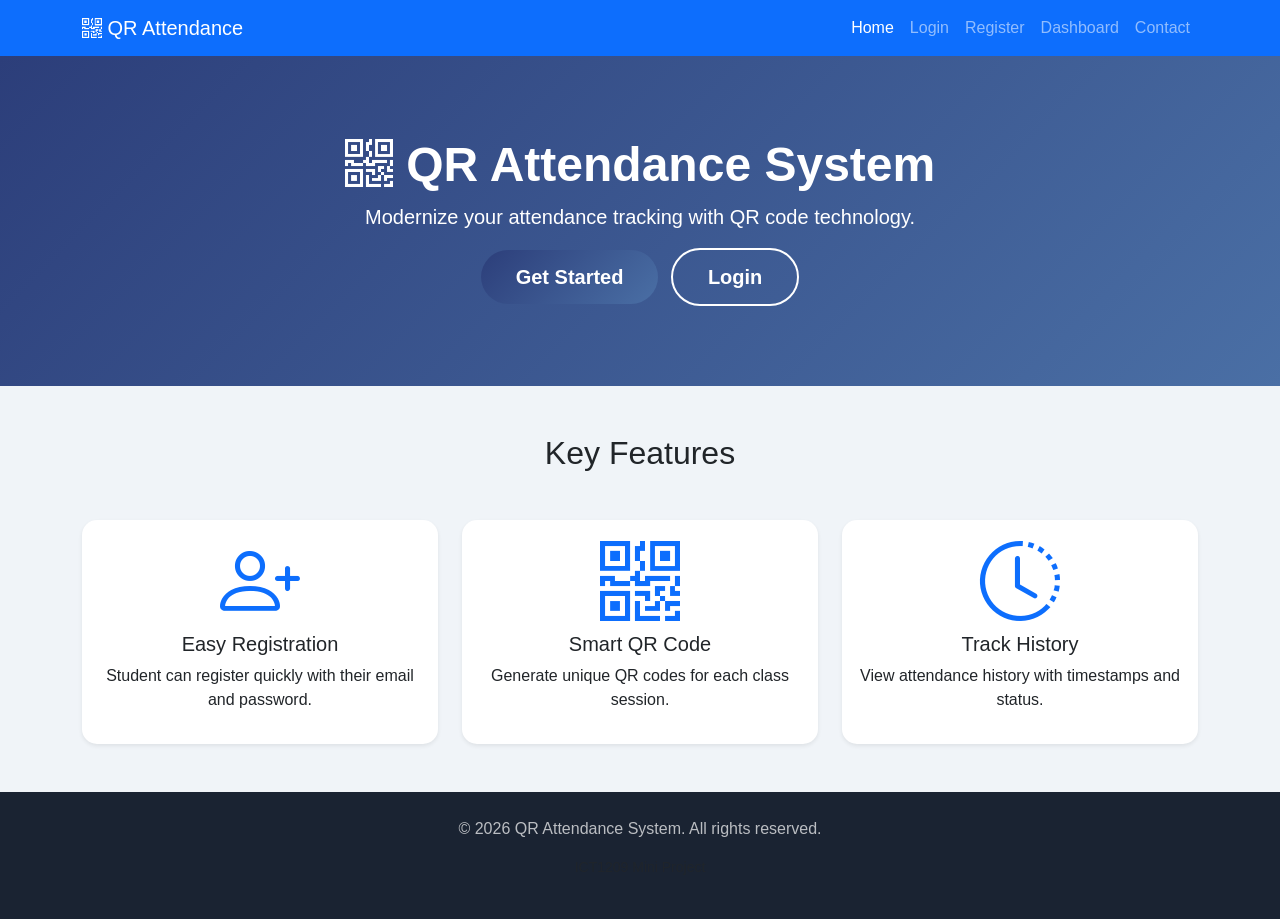
<file: index.html>
<!DOCTYPE html>
<html lang="en">
<head>
    <meta charset="UTF-8">
    <meta name="viewport" content="width=device-width, initial-scale=1.0">
    <title>QR Attendance System</title>
    
    <!--BOOTSTRAP CSS===== -->
    <link href="https://cdn.jsdelivr.net/npm/bootstrap@5.3.0/dist/css/bootstrap.min.css" rel="stylesheet">
    
    <!--BOOTSTRAP-->
    <link rel="stylesheet" href="https://cdn.jsdelivr.net/npm/bootstrap-icons@1.10.0/font/bootstrap-icons.css">
    
    <!--CSS Style -->
    <link rel="stylesheet" href="css/style.css">
</head>
<body>

    <!--NAVBAR (Menu at the top)-->
    <nav class="navbar navbar-expand-lg navbar-dark bg-primary">
        <div class="container">
            <!--Logo-->
            <a class="navbar-brand" href="index.html">
                <i class="bi bi-qr-code"></i> QR Attendance
            </a>
            
            <!--Mobile Menu Button-->
            <button class="navbar-toggler" type="button" data-bs-toggle="collapse" data-bs-target="#navbarNav">
                <span class="navbar-toggler-icon"></span>
            </button>
            
            <!-- Navigation Bar-->
            <div class="collapse navbar-collapse" id="navbarNav">
                <ul class="navbar-nav ms-auto">
                    <li class="nav-item"><a class="nav-link active" href="index.html">Home</a></li>
                    <li class="nav-item"><a class="nav-link" href="login.html">Login</a></li>
                    <li class="nav-item"><a class="nav-link" href="register.html">Register</a></li>
                    <li class="nav-item"><a class="nav-link" href="dashboard.html">Dashboard</a></li>
                    <li class="nav-item"><a class="nav-link" href="contact.html">Contact</a></li>
                </ul>
            </div>
        </div>
    </nav>

    <!--HERO SECTION-->
    <section class="hero">
        <div class="container text-center">
            <div class="row justify-content-center">
                <div class="col-lg-8">
                    <h1 class="display-4 fw-bold">
                        <i class="bi bi-qr-code"></i> QR Attendance System
                    </h1>
                    <p class="lead">Modernize your attendance tracking with QR code technology.</p>
                    <a href="register.html" class="btn btn-primary btn-lg">Get Started</a>
                    <a href="login.html" class="btn btn-secondary btn-lg ms-2">Login</a>
                </div>
            </div>
        </div>
    </section>

    <!--FEATURES SECTION-->
    <section class="py-5">
        <div class="container">
            <h2 class="text-center mb-5">Key Features</h2>
            <div class="row g-4">
                <div class="col-md-4">
                    <div class="card h-100 text-center shadow-sm">
                        <div class="card-body">
                            <i class="bi bi-person-plus display-1 text-primary"></i>
                            <h5>Easy Registration</h5>
                            <p>Student can register quickly with their email and password.</p>
                        </div>
                    </div>
                </div>
                <div class="col-md-4">
                    <div class="card h-100 text-center shadow-sm">
                        <div class="card-body">
                            <i class="bi bi-qr-code display-1 text-primary"></i>
                            <h5>Smart QR Code</h5>
                            <p>Generate unique QR codes for each class session.</p>
                        </div>
                    </div>
                </div>
                <div class="col-md-4">
                    <div class="card h-100 text-center shadow-sm">
                        <div class="card-body">
                            <i class="bi bi-clock-history display-1 text-primary"></i>
                            <h5>Track History</h5>
                            <p>View attendance history with timestamps and status.</p>
                        </div>
                    </div>
                </div>
            </div>
        </div>
    </section>

    <!-- ===== FOOTER ===== -->
    <footer class="footer">
        <div class="container text-center">
            <p>&copy; 2026 QR Attendance System. All rights reserved.</p>
            <p class="text-muted small">ICT1209 Mini Project</p>
        </div>
    </footer>

    <!--SCRIPTS-->
    <script src="https://cdn.jsdelivr.net/npm/bootstrap@5.3.0/dist/js/bootstrap.bundle.min.js"></script>
    <script src="js/app.js"></script>
</body>
</html>
</file>
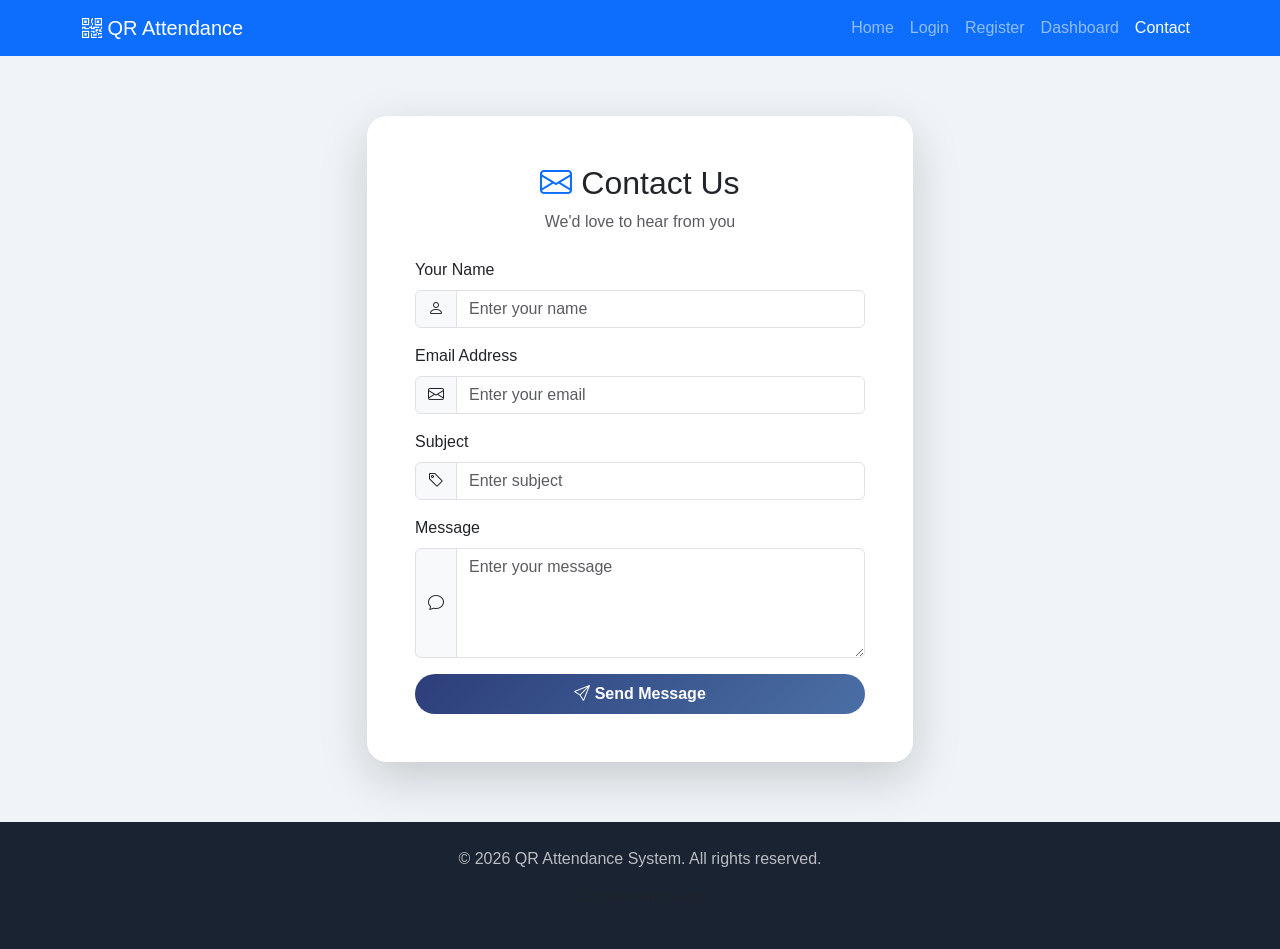
<file: contact.html>
<!DOCTYPE html>
<html lang="en">
<head>
    <meta charset="UTF-8">
    <meta name="viewport" content="width=device-width, initial-scale=1.0">
    <title>Contact - QR Attendance</title>
    
    <!-- Bootstrap CSS -->
    <link href="https://cdn.jsdelivr.net/npm/bootstrap@5.3.0/dist/css/bootstrap.min.css" rel="stylesheet">
    
    <!-- Bootstrap Icons -->
    <link rel="stylesheet" href="https://cdn.jsdelivr.net/npm/bootstrap-icons@1.10.0/font/bootstrap-icons.css">
    
    <!-- Custom CSS -->
    <link rel="stylesheet" href="css/style.css">
</head>
<body>

     
    <!-- NAVIGATION BAR -->
     
    
    <nav class="navbar navbar-expand-lg navbar-dark bg-primary">
        <div class="container">
            <a class="navbar-brand" href="index.html">
                <i class="bi bi-qr-code"></i> QR Attendance
            </a>
            <button class="navbar-toggler" type="button" data-bs-toggle="collapse" data-bs-target="#navbarNav">
                <span class="navbar-toggler-icon"></span>
            </button>
            <div class="collapse navbar-collapse" id="navbarNav">
                <ul class="navbar-nav ms-auto">
                    <li class="nav-item">
                        <a class="nav-link" href="index.html">Home</a>
                    </li>
                    <li class="nav-item">
                        <a class="nav-link" href="login.html">Login</a>
                    </li>
                    <li class="nav-item">
                        <a class="nav-link" href="register.html">Register</a>
                    </li>
                    <li class="nav-item">
                        <a class="nav-link" href="dashboard.html">Dashboard</a>
                    </li>
                    <li class="nav-item">
                        <a class="nav-link active" href="contact.html">Contact</a>
                    </li>
                </ul>
            </div>
        </div>
    </nav>

    
    <!-- CONTACT FORM  -->
    
    <section class="auth-section">
        <div class="container">
            <div class="row justify-content-center">
                <div class="col-md-8 col-lg-6">
                    
                    <!-- Card Container -->
                    <div class="card shadow-lg border-0">
                        <div class="card-body p-5">
                            
                            <!-- Heading -->
                            <h2 class="text-center mb-2">
                                <i class="bi bi-envelope text-primary"></i> Contact Us
                            </h2>
                            <p class="text-center text-muted mb-4">We'd love to hear from you</p>

                            <!-- Alert (hidden by default - shows on success) -->
                            <div id="contactAlert" class="alert alert-success d-none"></div>

                            <!-- Contact Form -->
                            <form id="contactForm">
                                
                                <!-- Name Field -->
                                <div class="mb-3">
                                    <label for="contactName" class="form-label">Your Name</label>
                                    <div class="input-group">
                                        <span class="input-group-text">
                                            <i class="bi bi-person"></i>
                                        </span>
                                        <input type="text" class="form-control" 
                                               id="contactName" 
                                               placeholder="Enter your name" required>
                                    </div>
                                </div>
                                
                                <!-- Email Field -->
                                <div class="mb-3">
                                    <label for="contactEmail" class="form-label">Email Address</label>
                                    <div class="input-group">
                                        <span class="input-group-text">
                                            <i class="bi bi-envelope"></i>
                                        </span>
                                        <input type="email" class="form-control" 
                                               id="contactEmail" 
                                               placeholder="Enter your email" required>
                                    </div>
                                </div>
                                
                                <!-- Subject Field -->
                                <div class="mb-3">
                                    <label for="contactSubject" class="form-label">Subject</label>
                                    <div class="input-group">
                                        <span class="input-group-text">
                                            <i class="bi bi-tag"></i>
                                        </span>
                                        <input type="text" class="form-control" 
                                               id="contactSubject" 
                                               placeholder="Enter subject" required>
                                    </div>
                                </div>
                                
                                <!-- Message Field -->
                                <div class="mb-3">
                                    <label for="contactMessage" class="form-label">Message</label>
                                    <div class="input-group">
                                        <span class="input-group-text">
                                            <i class="bi bi-chat"></i>
                                        </span>
                                        <textarea class="form-control" 
                                                  id="contactMessage" 
                                                  rows="4" 
                                                  placeholder="Enter your message" required></textarea>
                                    </div>
                                </div>
                                
                                <!-- Submit Button -->
                                <button type="submit" class="btn btn-primary w-100 py-2">
                                    <i class="bi bi-send"></i> Send Message
                                </button>
                                
                            </form>
                        </div>
                    </div>
                </div>
            </div>
        </div>
    </section>

     
    <!-- FOOTER -->
     
    
    <footer class="footer">
        <div class="container text-center">
            <p>&copy; 2026 QR Attendance System. All rights reserved.</p>
            <p class="text-muted small">ICT1209 Mini Project</p>
        </div>
    </footer>

    
    <!-- SCRIPTS   -->
     
    
    
    <script src="https://cdn.jsdelivr.net/npm/bootstrap@5.3.0/dist/js/bootstrap.bundle.min.js"></script>
    <script src="js/app.js"></script>
</body>
</html>
</file>
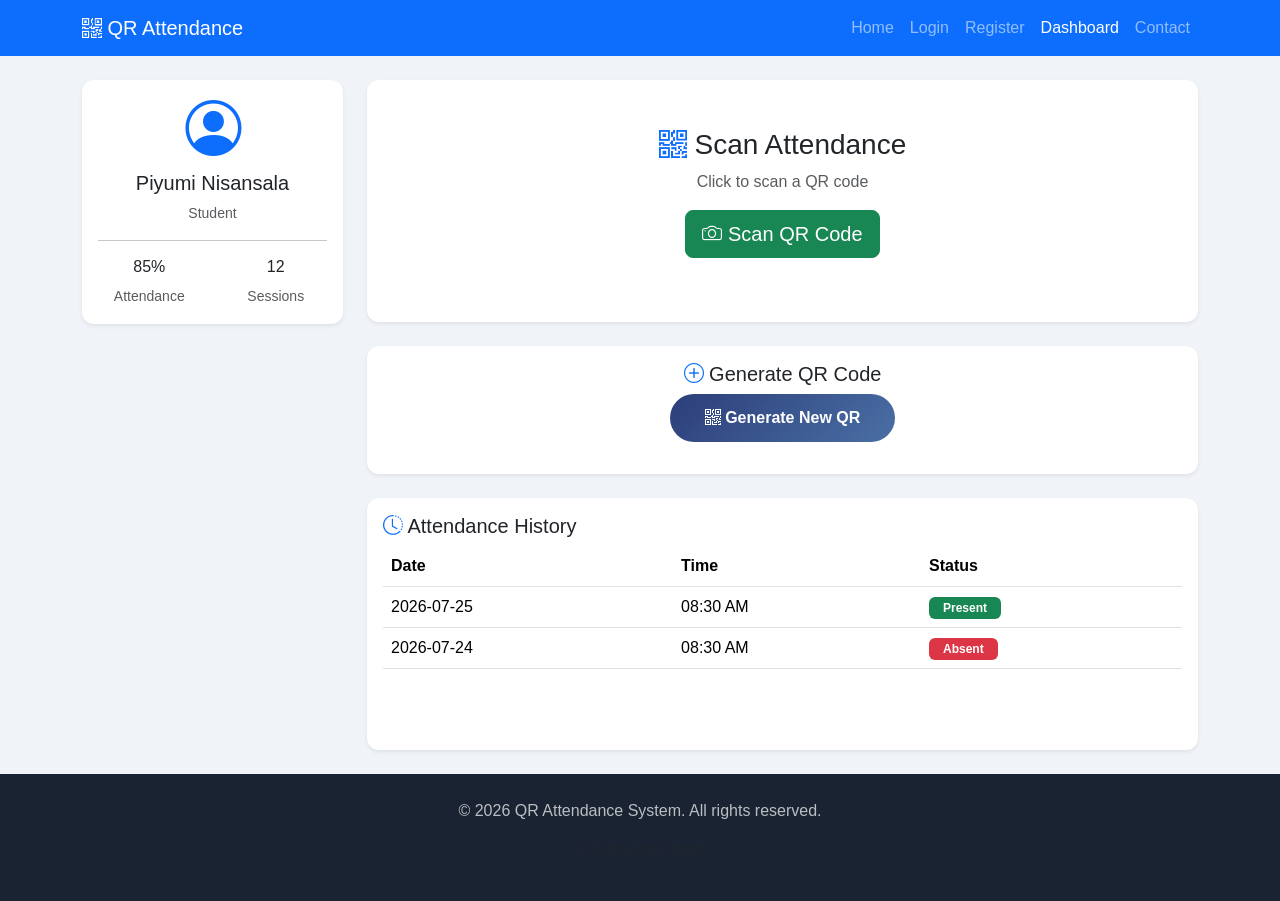
<file: dashboard.html>
<!DOCTYPE html>
<html lang="en">
<head>
    <meta charset="UTF-8">
    <meta name="viewport" content="width=device-width, initial-scale=1.0">
    <title>Dashboard - QR Attendance</title>
    
    <!-- Bootstrap CSS -->
    <link href="https://cdn.jsdelivr.net/npm/bootstrap@5.3.0/dist/css/bootstrap.min.css" rel="stylesheet">
    
    <!-- Bootstrap Icons -->
    <link rel="stylesheet" href="https://cdn.jsdelivr.net/npm/bootstrap-icons@1.10.0/font/bootstrap-icons.css">
    
    <!-- Custom CSS -->
    <link rel="stylesheet" href="css/style.css">
</head>
<body>

 
    <!-- NAVIGATION BAR  -->
     
    
    <nav class="navbar navbar-expand-lg navbar-dark bg-primary">
        <div class="container">
            <a class="navbar-brand" href="index.html">
                <i class="bi bi-qr-code"></i> QR Attendance
            </a>
            <button class="navbar-toggler" type="button" data-bs-toggle="collapse" data-bs-target="#navbarNav">
                <span class="navbar-toggler-icon"></span>
            </button>
            <div class="collapse navbar-collapse" id="navbarNav">
                <ul class="navbar-nav ms-auto">
                    <li class="nav-item">
                        <a class="nav-link" href="index.html">Home</a>
                    </li>
                    <li class="nav-item">
                        <a class="nav-link" href="login.html">Login</a>
                    </li>
                    <li class="nav-item">
                        <a class="nav-link" href="register.html">Register</a>
                    </li>
                    <li class="nav-item">
                        <a class="nav-link active" href="dashboard.html">Dashboard</a>
                    </li>
                    <li class="nav-item">
                        <a class="nav-link" href="contact.html">Contact</a>
                    </li>
                </ul>
            </div>
        </div>
    </nav>

    
    <!-- DASHBOARD CONTENT  -->
  
    
    <section class="dashboard py-4">
        <div class="container">
            <div class="row">
                
                <!--  SIDEBAR -->
                <!-- User Info - Left Column -->
                
                <div class="col-md-3 mb-4">
                    <div class="card shadow-sm">
                        <div class="card-body text-center">
                            <!-- User Avatar -->
                            <i class="bi bi-person-circle display-4 text-primary"></i>
                            
                            <!-- User Name -->
                            <h5 class="mt-2">Piyumi Nisansala</h5>
                            
                            <!-- User Role -->
                            <p class="text-muted small">Student</p>
                            
                            <hr>
                            
                            <!-- Stats -->
                            <div class="row">
                                <div class="col-6">
                                    <h6>85%</h6>
                                    <small class="text-muted">Attendance</small>
                                </div>
                                <div class="col-6">
                                    <h6>12</h6>
                                    <small class="text-muted">Sessions</small>
                                </div>
                            </div>
                        </div>
                    </div>
                </div>
                
                <!--   MAIN CONTENT  -->
                <!-- Right Column -->
                
                <div class="col-md-9">
                    
                    <!--  SCAN QR CARD   -->
                    
                    <div class="card shadow-sm mb-4">
                        <div class="card-body text-center py-5">
                            
                            <!-- Title -->
                            <h3>
                                <i class="bi bi-qr-code text-primary"></i> Scan Attendance
                            </h3>
                            
                            <!-- Description -->
                            <p class="text-muted">Click to scan a QR code</p>
                            
                            <!-- Scan Button -->
                            <button id="scanBtn" class="btn btn-success btn-lg">
                                <i class="bi bi-camera"></i> Scan QR Code
                            </button>
                            
                            <!-- Status Message (appears here) -->
                            <div id="scanStatus" class="mt-3"></div>
                            
                        </div>
                    </div>
                    
                    <!--  GENERATE QR CARD   -->
                    <!-- For Lecturer (Optional) -->
                    
                    <div class="card shadow-sm mb-4">
                        <div class="card-body text-center">
                            
                            <!-- Title -->
                            <h5>
                                <i class="bi bi-plus-circle text-primary"></i> Generate QR Code
                            </h5>
                            
                            <!-- Generate Button -->
                            <button id="generateBtn" class="btn btn-primary">
                                <i class="bi bi-qr-code"></i> Generate New QR
                            </button>
                            
                            <!-- QR Display (appears here) -->
                            <div id="qrDisplay" class="mt-3"></div>
                            
                        </div>
                    </div>
                    
                    <!--  ATTENDANCE HISTORY TABLE -->
                    
                    <div class="card shadow-sm">
                        <div class="card-body">
                            
                            <!-- Title -->
                            <h5>
                                <i class="bi bi-clock-history text-primary"></i> Attendance History
                            </h5>
                            
                            <!-- Table -->
                            <div class="table-responsive">
                                <table class="table table-hover">
                                    <thead>
                                        <tr>
                                            <th>Date</th>
                                            <th>Time</th>
                                            <th>Status</th>
                                        </tr>
                                    </thead>
                                    <tbody id="historyBody">
                                        <!-- Sample Data -->
                                        <tr>
                                            <td>2026-07-25</td>
                                            <td>08:30 AM</td>
                                            <td>
                                                <span class="badge bg-success">Present</span>
                                            </td>
                                        </tr>
                                        <tr>
                                            <td>2026-07-24</td>
                                            <td>08:30 AM</td>
                                            <td>
                                                <span class="badge bg-danger">Absent</span>
                                            </td>
                                        </tr>
                                    </tbody>
                                </table>
                            </div>
                            
                            <!-- Load Demo Data Button -->
                            <button id="loadDemoBtn" class="btn btn-secondary btn-sm">
                                <i class="bi bi-arrow-repeat"></i> Load Demo Data
                            </button>
                            
                        </div>
                    </div>
                    
                </div> <!-- End of Main Content -->
                
            </div> <!-- End of Row -->
        </div> <!-- End of Container -->
    </section>

    
    <!-- FOOTER     -->
      
    
    <footer class="footer">
        <div class="container text-center">
            <p>&copy; 2026 QR Attendance System. All rights reserved.</p>
            <p class="text-muted small">ICT1209 Mini Project</p>
        </div>
    </footer>

    
    <!-- SCRIPTS    -->
     
    
    <script src="https://cdn.jsdelivr.net/npm/bootstrap@5.3.0/dist/js/bootstrap.bundle.min.js"></script>
    <script src="js/app.js"></script>
</body>
</html>
</file>
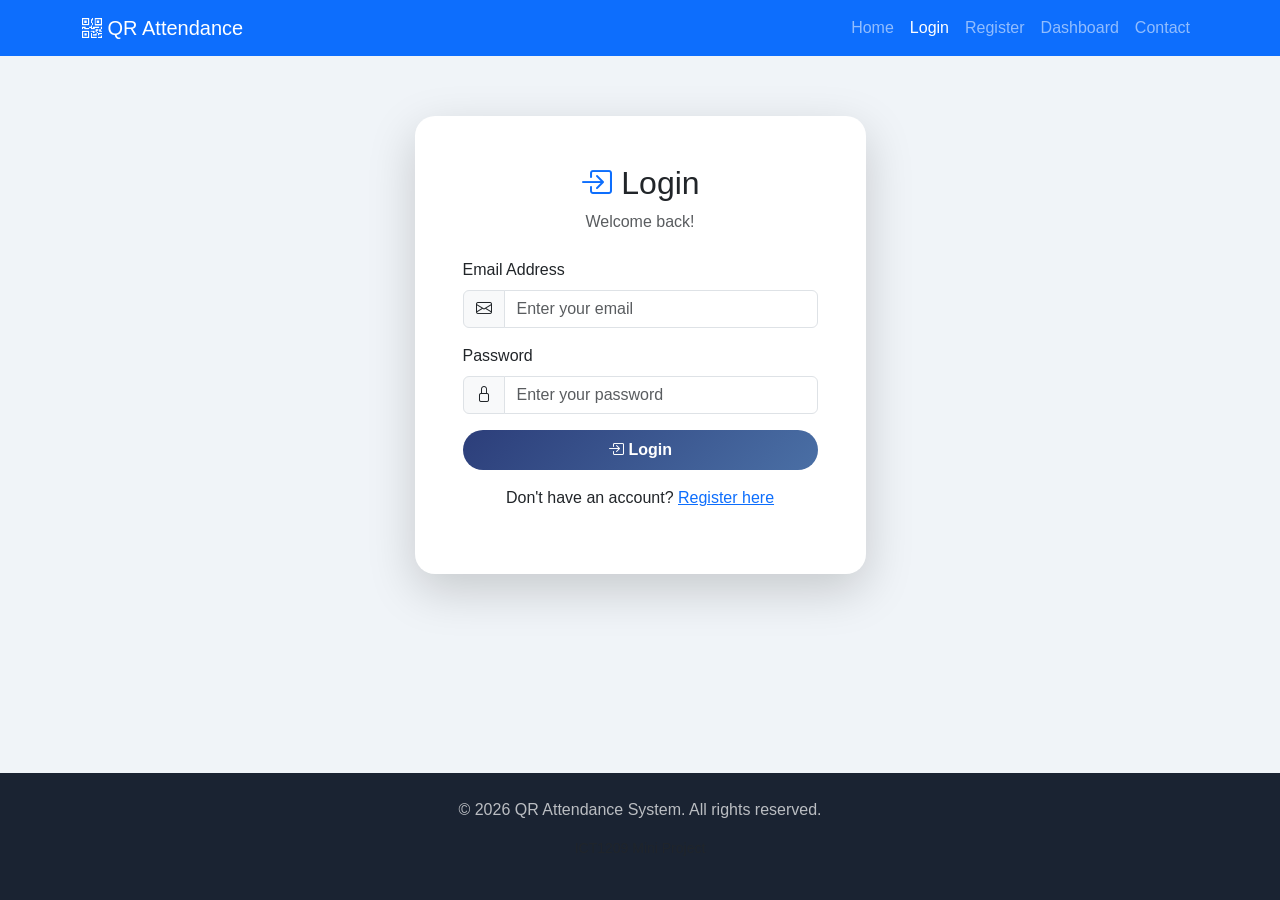
<file: login.html>
<!DOCTYPE html>
<html lang="en">
<head>
    <meta charset="UTF-8">
    <meta name="viewport" content="width=device-width, initial-scale=1.0">
    <title>Login - QR Attendance</title>
    
    <!-- Bootstrap CSS -->
    <link href="https://cdn.jsdelivr.net/npm/bootstrap@5.3.0/dist/css/bootstrap.min.css" rel="stylesheet">
    
    <!-- Bootstrap Icons -->
    <link rel="stylesheet" href="https://cdn.jsdelivr.net/npm/bootstrap-icons@1.10.0/font/bootstrap-icons.css">
    
    <!-- Custom CSS -->
    <link rel="stylesheet" href="css/style.css">
</head>
<body>

     
    <!-- NAVIGATION BAR -->
    
    
    <nav class="navbar navbar-expand-lg navbar-dark bg-primary">
        <div class="container">
            <a class="navbar-brand" href="index.html">
                <i class="bi bi-qr-code"></i> QR Attendance
            </a>
            <button class="navbar-toggler" type="button" data-bs-toggle="collapse" data-bs-target="#navbarNav">
                <span class="navbar-toggler-icon"></span>
            </button>
            <div class="collapse navbar-collapse" id="navbarNav">
                <ul class="navbar-nav ms-auto">
                    <li class="nav-item">
                        <a class="nav-link" href="index.html">Home</a>
                    </li>
                    <li class="nav-item">
                        <a class="nav-link active" href="login.html">Login</a>
                    </li>
                    <li class="nav-item">
                        <a class="nav-link" href="register.html">Register</a>
                    </li>
                    <li class="nav-item">
                        <a class="nav-link" href="dashboard.html">Dashboard</a>
                    </li>
                    <li class="nav-item">
                        <a class="nav-link" href="contact.html">Contact</a>
                    </li>
                </ul>
            </div>
        </div>
    </nav>


    <!-- LOGIN FORM -->
    
    
    <section class="auth-section">
        <div class="container">
            <div class="row justify-content-center">
                <div class="col-md-6 col-lg-5">
                    
                    <!-- Card Container -->
                    <div class="card shadow-lg border-0">
                        <div class="card-body p-5">
                            
                            <!-- Heading -->
                            <h2 class="text-center mb-2">
                                <i class="bi bi-box-arrow-in-right text-primary"></i> Login
                            </h2>
                            <p class="text-center text-muted mb-4">Welcome back!</p>

                            <!-- Alert (hidden by default - shows on error) -->
                            <div id="loginAlert" class="alert alert-danger d-none"></div>

                            <!-- Login Form -->
                            <form id="loginForm">
                                
                                <!-- Email Field -->
                                <div class="mb-3">
                                    <label for="loginEmail" class="form-label">Email Address</label>
                                    <div class="input-group">
                                        <span class="input-group-text">
                                            <i class="bi bi-envelope"></i>
                                        </span>
                                        <input type="email" class="form-control" 
                                               id="loginEmail" 
                                               placeholder="Enter your email" required>
                                    </div>
                                </div>
                                
                                <!-- Password Field -->
                                <div class="mb-3">
                                    <label for="loginPassword" class="form-label">Password</label>
                                    <div class="input-group">
                                        <span class="input-group-text">
                                            <i class="bi bi-lock"></i>
                                        </span>
                                        <input type="password" class="form-control" 
                                               id="loginPassword" 
                                               placeholder="Enter your password" required>
                                    </div>
                                </div>
                                
                                <!-- Submit Button -->
                                <button type="submit" class="btn btn-primary w-100 py-2">
                                    <i class="bi bi-box-arrow-in-right"></i> Login
                                </button>
                                
                            </form>

                            <!-- Register Link -->
                            <p class="text-center mt-3">
                                Don't have an account? 
                                <a href="register.html">Register here</a>
                            </p>
                        </div>
                    </div>
                </div>
            </div>
        </div>
    </section>

     
    <!-- FOOTER -->
     
    
    <footer class="footer">
        <div class="container text-center">
            <p>&copy; 2026 QR Attendance System. All rights reserved.</p>
            <p class="text-muted small">ICT1209 Mini Project</p>
        </div>
    </footer>

    <!-- Bootstrap JavaScript -->
    <script src="https://cdn.jsdelivr.net/npm/bootstrap@5.3.0/dist/js/bootstrap.bundle.min.js"></script>
    
    <!-- Custom JavaScript -->
    <script src="js/app.js"></script>
</body>
</html>
</file>
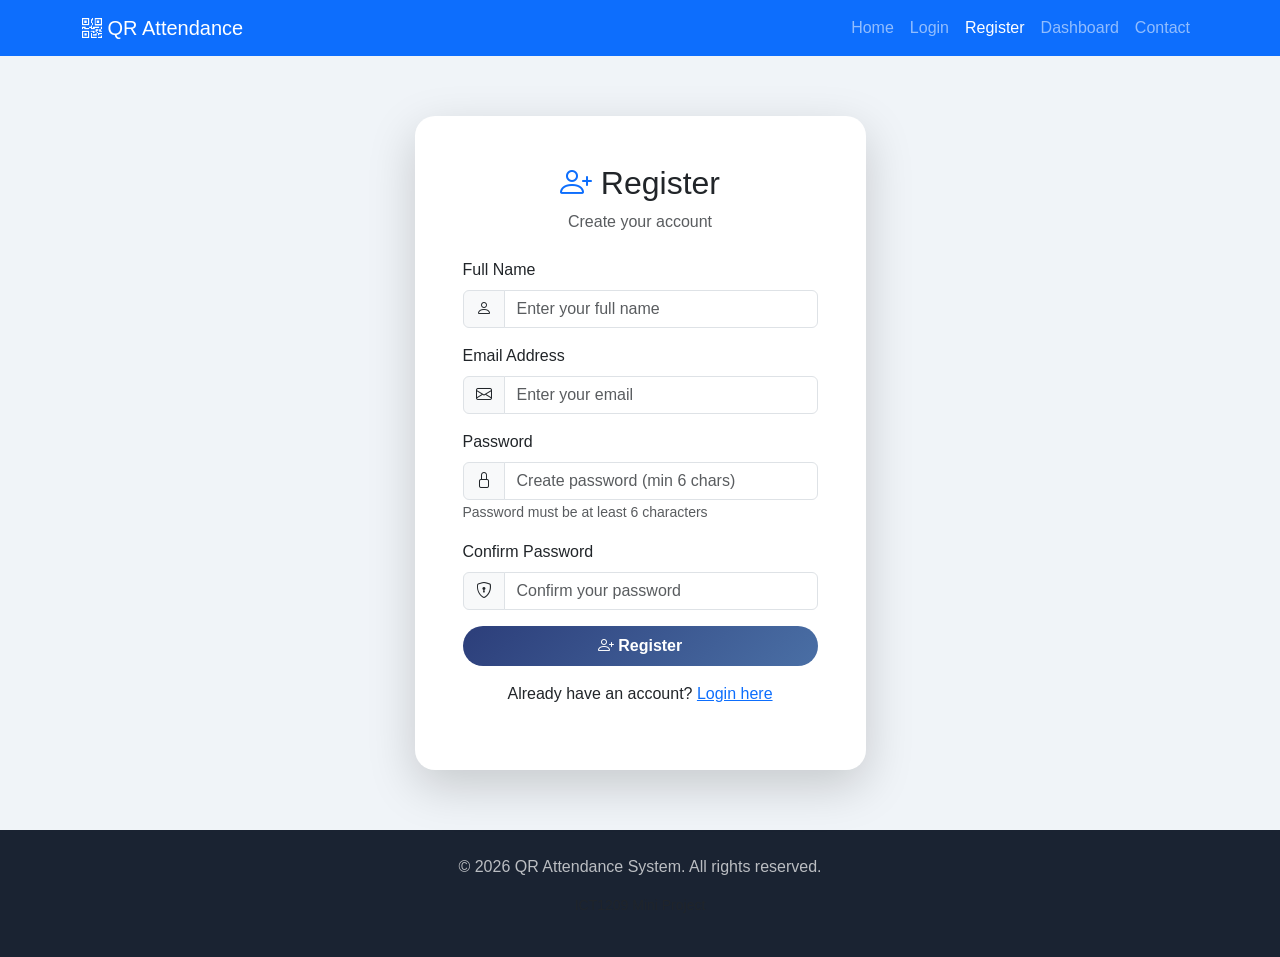
<file: register.html>
<!DOCTYPE html>
<html lang="en">
<head>
    <meta charset="UTF-8">
    <meta name="viewport" content="width=device-width, initial-scale=1.0">
    <title>Register - QR Attendance</title>
    
    <!-- Bootstrap CSS -->
    <link href="https://cdn.jsdelivr.net/npm/bootstrap@5.3.0/dist/css/bootstrap.min.css" rel="stylesheet">
    
    <!-- Bootstrap Icons -->
    <link rel="stylesheet" href="https://cdn.jsdelivr.net/npm/bootstrap-icons@1.10.0/font/bootstrap-icons.css">
    
    <!-- Custom CSS -->
    <link rel="stylesheet" href="css/style.css">
</head>
<body>
 
    <!-- NAVIGATION BAR -->
     
    
    <nav class="navbar navbar-expand-lg navbar-dark bg-primary">
        <div class="container">
            <a class="navbar-brand" href="index.html">
                <i class="bi bi-qr-code"></i> QR Attendance
            </a>
            <button class="navbar-toggler" type="button" data-bs-toggle="collapse" data-bs-target="#navbarNav">
                <span class="navbar-toggler-icon"></span>
            </button>
            <div class="collapse navbar-collapse" id="navbarNav">
                <ul class="navbar-nav ms-auto">
                    <li class="nav-item">
                        <a class="nav-link" href="index.html">Home</a>
                    </li>
                    <li class="nav-item">
                        <a class="nav-link" href="login.html">Login</a>
                    </li>
                    <li class="nav-item">
                        <a class="nav-link active" href="register.html">Register</a>
                    </li>
                    <li class="nav-item">
                        <a class="nav-link" href="dashboard.html">Dashboard</a>
                    </li>
                    <li class="nav-item">
                        <a class="nav-link" href="contact.html">Contact</a>
                    </li>
                </ul>
            </div>
        </div>
    </nav>

    <!-- REGISTER FORM -->
    
    <section class="auth-section">
        <div class="container">
            <div class="row justify-content-center">
                <div class="col-md-6 col-lg-5">
                    
                    <!-- Card Container -->
                    <div class="card shadow-lg border-0">
                        <div class="card-body p-5">
                            
                            <!-- Heading -->
                            <h2 class="text-center mb-2">
                                <i class="bi bi-person-plus text-primary"></i> Register
                            </h2>
                            <p class="text-center text-muted mb-4">Create your account</p>

                            <!-- Alert (hidden by default - shows on error) -->
                            <div id="registerAlert" class="alert alert-danger d-none"></div>

                            <!-- Register Form -->
                            <form id="registerForm">
                                
                                <!-- Full Name -->
                                <div class="mb-3">
                                    <label for="registerName" class="form-label">Full Name</label>
                                    <div class="input-group">
                                        <span class="input-group-text">
                                            <i class="bi bi-person"></i>
                                        </span>
                                        <input type="text" class="form-control" 
                                               id="registerName" 
                                               placeholder="Enter your full name" required>
                                    </div>
                                </div>
                                
                                <!-- Email -->
                                <div class="mb-3">
                                    <label for="registerEmail" class="form-label">Email Address</label>
                                    <div class="input-group">
                                        <span class="input-group-text">
                                            <i class="bi bi-envelope"></i>
                                        </span>
                                        <input type="email" class="form-control" 
                                               id="registerEmail" 
                                               placeholder="Enter your email" required>
                                    </div>
                                </div>
                                
                                <!-- Password -->
                                <div class="mb-3">
                                    <label for="registerPassword" class="form-label">Password</label>
                                    <div class="input-group">
                                        <span class="input-group-text">
                                            <i class="bi bi-lock"></i>
                                        </span>
                                        <input type="password" class="form-control" 
                                               id="registerPassword" 
                                               placeholder="Create password (min 6 chars)" required>
                                    </div>
                                    <small class="text-muted">Password must be at least 6 characters</small>
                                </div>
                                
                                <!-- Confirm Password -->
                                <div class="mb-3">
                                    <label for="registerConfirm" class="form-label">Confirm Password</label>
                                    <div class="input-group">
                                        <span class="input-group-text">
                                            <i class="bi bi-shield-lock"></i>
                                        </span>
                                        <input type="password" class="form-control" 
                                               id="registerConfirm" 
                                               placeholder="Confirm your password" required>
                                    </div>
                                </div>
                                
                                <!-- Submit Button -->
                                <button type="submit" class="btn btn-primary w-100 py-2">
                                    <i class="bi bi-person-plus"></i> Register
                                </button>
                                
                            </form>

                            <!-- Login Link -->
                            <p class="text-center mt-3">
                                Already have an account? 
                                <a href="login.html">Login here</a>
                            </p>
                        </div>
                    </div>
                </div>
            </div>
        </div>
    </section>

    
    <!-- FOOTER  -->
    
    
    <footer class="footer">
        <div class="container text-center">
            <p>&copy; 2026 QR Attendance System. All rights reserved.</p>
            <p class="text-muted small">ICT1209 Mini Project</p>
        </div>
    </footer>

    <!-- Bootstrap JavaScript -->
    <script src="https://cdn.jsdelivr.net/npm/bootstrap@5.3.0/dist/js/bootstrap.bundle.min.js"></script>
    
    <!-- Custom JavaScript -->
    <script src="js/app.js"></script>
</body>
</html>
</file>
<file: css/style.css>
body {
    font-family: 'Segoe UI', Tahoma, Geneva, Verdana, sans-serif;
    background: #f0f4f8;
    min-height: 100vh;
    display: flex;
    flex-direction: column;
}

/* ----- HERO SECTION ----- */
.hero {
    background: linear-gradient(135deg, #2c3e7a 0%, #4a6fa5 100%);
    color: white;
    padding: 80px 0;
}

.hero h1 {
    font-size: 3rem;
    font-weight: 800;
}

/* ----- BUTTONS ----- */
.btn-primary {
    background: linear-gradient(135deg, #2c3e7a 0%, #4a6fa5 100%);
    border: none;
    border-radius: 50px;
    padding: 12px 35px;
    font-weight: 600;
    transition: all 0.3s ease;
}

.btn-primary:hover {
    transform: scale(1.05);
    box-shadow: 0 5px 25px rgba(44, 62, 122, 0.4);
}

.btn-secondary {
    background: transparent;
    color: white;
    border: 2px solid white;
    border-radius: 50px;
    padding: 12px 35px;
    font-weight: 600;
}

.btn-secondary:hover {
    background: white;
    color: #2c3e7a;
}

/* ----- CARDS ----- */
.card {
    border: none;
    border-radius: 15px;
    transition: transform 0.3s ease, box-shadow 0.3s ease;
}

.card:hover {
    transform: translateY(-5px);
    box-shadow: 0 10px 30px rgba(0,0,0,0.12);
}

/* ----- AUTH PAGES (Login/Register) ----- */
.auth-section {
    padding: 60px 0;
    flex: 1;
}

.auth-section .card {
    border-radius: 20px;
}

/* ----- DASHBOARD ----- */
.dashboard .card {
    border-radius: 12px;
}

.dashboard .badge {
    padding: 5px 14px;
    font-weight: 600;
}

/* ----- FOOTER ----- */
.footer {
    background: #1a2332;
    color: rgba(255,255,255,0.7);
    padding: 25px 0;
    margin-top: auto;
}

/* ----- RESPONSIVE (Mobile/Tablet) ----- */
@media (max-width: 768px) {
    .hero { padding: 50px 0; }
    .hero h1 { font-size: 2rem; }
    .auth-section .card { margin: 0 15px; }
}

@media (max-width: 576px) {
    .hero h1 { font-size: 1.6rem; }
    .btn { padding: 10px 20px; font-size: 14px; }
    /* Add to the bottom of your CSS */
/* ----- DASHBOARD COMPACT ----- */
.dashboard .card-body {
    padding: 15px !important;
}

.dashboard .py-3 {
    padding-top: 10px !important;
    padding-bottom: 10px !important;
}

.dashboard .display-6 {
    font-size: 1.5rem !important;
}

.dashboard h3 {
    font-size: 1.3rem !important;
}

.dashboard h5 {
    font-size: 1rem !important;
}

.table-sm {
    font-size: 0.85rem;
}

.dashboard .btn-sm {
    padding: 5px 15px;
    font-size: 0.85rem;
}
}
</file>
